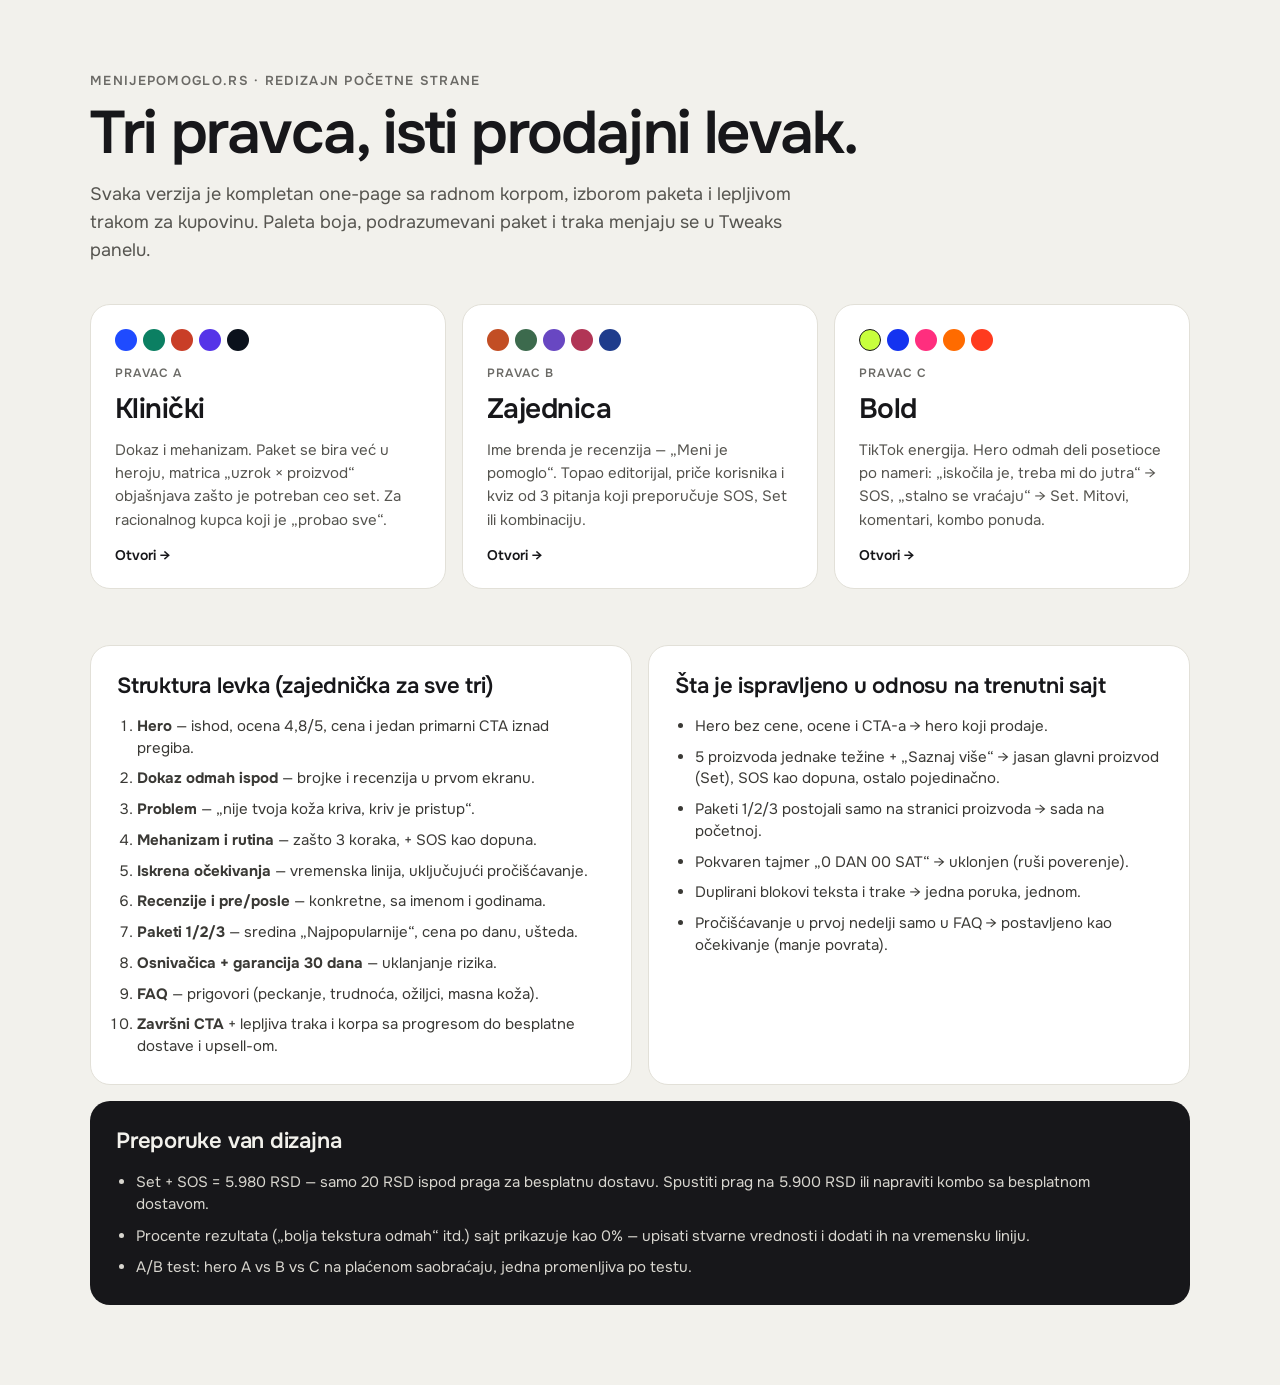
<file: index.html>
<!DOCTYPE html>
<html lang="sr-Latn">
<head>
<meta charset="utf-8">
<meta name="viewport" content="width=device-width, initial-scale=1">
<title>Meni je pomoglo · Redizajn početne strane — tri pravca</title>
<meta name="description" content="Tri predloga redizajna početne strane menijepomoglo.rs — Klinički, Zajednica i Bold. Isti prodajni levak, tri različita pristupa.">
<meta name="robots" content="noindex, nofollow">
<meta name="theme-color" content="#F2F1EC">
<meta property="og:type" content="website">
<meta property="og:locale" content="sr_RS">
<meta property="og:site_name" content="Meni je pomoglo — redizajn">
<meta property="og:title" content="Meni je pomoglo · Redizajn početne strane — tri pravca">
<meta property="og:description" content="Tri predloga redizajna početne strane menijepomoglo.rs — Klinički, Zajednica i Bold. Isti prodajni levak, tri različita pristupa.">
<link rel="icon" href="assets/favicon.svg" type="image/svg+xml">
<link rel="stylesheet" href="assets/fonts/fonts.css">
<script src="assets/vendor/react.production.min.js"></script>
<script src="assets/vendor/react-dom.production.min.js"></script>
<script src="assets/js/support.js"></script>
</head>
<body>
<x-dc>
<helmet>
<style>*{box-sizing:border-box}body{margin:0;background:#F2F1EC;color:#17171A;font-family:'Onest',system-ui,sans-serif;-webkit-font-smoothing:antialiased}a{color:inherit;text-decoration:none}a:hover{color:#1F4BFF}</style>
</helmet>
<div style="max-width:1180px;margin:0 auto;padding:clamp(32px,6vw,72px) clamp(18px,4vw,40px) 80px">
<div style="font-size:13px;font-weight:600;letter-spacing:.1em;text-transform:uppercase;color:#6B6A66">menijepomoglo.rs · redizajn početne strane</div>
<h1 style="margin:14px 0 0;font-size:clamp(34px,5vw,60px);line-height:1.03;letter-spacing:-.03em;font-weight:600;max-width:20ch;text-wrap:balance">Tri pravca, isti prodajni levak.</h1>
<p style="margin:16px 0 0;font-size:18px;line-height:1.55;color:#55544F;max-width:62ch">Svaka verzija je kompletan one-page sa radnom korpom, izborom paketa i lepljivom trakom za kupovinu. Paleta boja, podrazumevani paket i traka menjaju se u Tweaks panelu.</p>

<div style="margin-top:40px;display:grid;grid-template-columns:repeat(auto-fit,minmax(min(100%,320px),1fr));gap:16px">
<a href="klinicki.html" style="display:flex;flex-direction:column;gap:14px;background:#FFFFFF;border:1px solid #E2E0D8;border-radius:20px;padding:24px" style-hover="border-color:#1F4BFF">
<div style="display:flex;gap:6px"><span style="width:22px;height:22px;border-radius:50%;background:#1F4BFF"></span><span style="width:22px;height:22px;border-radius:50%;background:#0B7F62"></span><span style="width:22px;height:22px;border-radius:50%;background:#C93E27"></span><span style="width:22px;height:22px;border-radius:50%;background:#5534E8"></span><span style="width:22px;height:22px;border-radius:50%;background:#0B111C"></span></div>
<div style="font-size:12px;font-weight:600;letter-spacing:.1em;text-transform:uppercase;color:#6B6A66">Pravac A</div>
<div style="font-size:28px;font-weight:600;letter-spacing:-.02em;line-height:1.05">Klinički</div>
<p style="margin:0;font-size:15px;line-height:1.55;color:#55544F">Dokaz i mehanizam. Paket se bira već u heroju, matrica „uzrok × proizvod“ objašnjava zašto je potreban ceo set. Za racionalnog kupca koji je „probao sve“.</p>
<div style="margin-top:auto;font-size:14px;font-weight:600">Otvori →</div>
</a>
<a href="zajednica.html" style="display:flex;flex-direction:column;gap:14px;background:#FFFFFF;border:1px solid #E2E0D8;border-radius:20px;padding:24px" style-hover="border-color:#C24E24">
<div style="display:flex;gap:6px"><span style="width:22px;height:22px;border-radius:50%;background:#C24E24"></span><span style="width:22px;height:22px;border-radius:50%;background:#3C6A4D"></span><span style="width:22px;height:22px;border-radius:50%;background:#6847C2"></span><span style="width:22px;height:22px;border-radius:50%;background:#B13556"></span><span style="width:22px;height:22px;border-radius:50%;background:#1F3C8C"></span></div>
<div style="font-size:12px;font-weight:600;letter-spacing:.1em;text-transform:uppercase;color:#6B6A66">Pravac B</div>
<div style="font-size:28px;font-weight:600;letter-spacing:-.02em;line-height:1.05">Zajednica</div>
<p style="margin:0;font-size:15px;line-height:1.55;color:#55544F">Ime brenda je recenzija — „Meni je pomoglo“. Topao editorijal, priče korisnika i kviz od 3 pitanja koji preporučuje SOS, Set ili kombinaciju.</p>
<div style="margin-top:auto;font-size:14px;font-weight:600">Otvori →</div>
</a>
<a href="bold.html" style="display:flex;flex-direction:column;gap:14px;background:#FFFFFF;border:1px solid #E2E0D8;border-radius:20px;padding:24px" style-hover="border-color:#17171A">
<div style="display:flex;gap:6px"><span style="width:22px;height:22px;border-radius:50%;background:#C8FF3D;border:1px solid #17171A"></span><span style="width:22px;height:22px;border-radius:50%;background:#1433F0"></span><span style="width:22px;height:22px;border-radius:50%;background:#FF2E7E"></span><span style="width:22px;height:22px;border-radius:50%;background:#FF6B00"></span><span style="width:22px;height:22px;border-radius:50%;background:#FF3B1F"></span></div>
<div style="font-size:12px;font-weight:600;letter-spacing:.1em;text-transform:uppercase;color:#6B6A66">Pravac C</div>
<div style="font-size:28px;font-weight:600;letter-spacing:-.02em;line-height:1.05">Bold</div>
<p style="margin:0;font-size:15px;line-height:1.55;color:#55544F">TikTok energija. Hero odmah deli posetioce po nameri: „iskočila je, treba mi do jutra“ → SOS, „stalno se vraćaju“ → Set. Mitovi, komentari, kombo ponuda.</p>
<div style="margin-top:auto;font-size:14px;font-weight:600">Otvori →</div>
</a>
</div>

<div style="margin-top:56px;display:grid;grid-template-columns:repeat(auto-fit,minmax(min(100%,420px),1fr));gap:16px">
<div style="background:#FFFFFF;border:1px solid #E2E0D8;border-radius:20px;padding:26px">
<h2 style="margin:0;font-size:22px;font-weight:600;letter-spacing:-.01em">Struktura levka (zajednička za sve tri)</h2>
<ol style="margin:16px 0 0;padding-left:20px;display:grid;gap:9px;font-size:15px;line-height:1.45;color:#3A3935">
<li><b>Hero</b> — ishod, ocena 4,8/5, cena i jedan primarni CTA iznad pregiba.</li>
<li><b>Dokaz odmah ispod</b> — brojke i recenzija u prvom ekranu.</li>
<li><b>Problem</b> — „nije tvoja koža kriva, kriv je pristup“.</li>
<li><b>Mehanizam i rutina</b> — zašto 3 koraka, + SOS kao dopuna.</li>
<li><b>Iskrena očekivanja</b> — vremenska linija, uključujući pročišćavanje.</li>
<li><b>Recenzije i pre/posle</b> — konkretne, sa imenom i godinama.</li>
<li><b>Paketi 1/2/3</b> — sredina „Najpopularnije“, cena po danu, ušteda.</li>
<li><b>Osnivačica + garancija 30 dana</b> — uklanjanje rizika.</li>
<li><b>FAQ</b> — prigovori (peckanje, trudnoća, ožiljci, masna koža).</li>
<li><b>Završni CTA</b> + lepljiva traka i korpa sa progresom do besplatne dostave i upsell-om.</li>
</ol>
</div>
<div style="background:#FFFFFF;border:1px solid #E2E0D8;border-radius:20px;padding:26px">
<h2 style="margin:0;font-size:22px;font-weight:600;letter-spacing:-.01em">Šta je ispravljeno u odnosu na trenutni sajt</h2>
<ul style="margin:16px 0 0;padding-left:20px;display:grid;gap:9px;font-size:15px;line-height:1.45;color:#3A3935">
<li>Hero bez cene, ocene i CTA-a → hero koji prodaje.</li>
<li>5 proizvoda jednake težine + „Saznaj više“ → jasan glavni proizvod (Set), SOS kao dopuna, ostalo pojedinačno.</li>
<li>Paketi 1/2/3 postojali samo na stranici proizvoda → sada na početnoj.</li>
<li>Pokvaren tajmer „0 DAN 00 SAT“ → uklonjen (ruši poverenje).</li>
<li>Duplirani blokovi teksta i trake → jedna poruka, jednom.</li>
<li>Pročišćavanje u prvoj nedelji samo u FAQ → postavljeno kao očekivanje (manje povrata).</li>
</ul>
</div>
</div>

<div style="margin-top:16px;background:#17171A;color:#F2F1EC;border-radius:20px;padding:26px">
<h2 style="margin:0;font-size:22px;font-weight:600;letter-spacing:-.01em">Preporuke van dizajna</h2>
<ul style="margin:16px 0 0;padding-left:20px;display:grid;gap:9px;font-size:15px;line-height:1.5;color:#D8D6CF">
<li>Set + SOS = 5.980 RSD — samo 20 RSD ispod praga za besplatnu dostavu. Spustiti prag na 5.900 RSD ili napraviti kombo sa besplatnom dostavom.</li>
<li>Procente rezultata („bolja tekstura odmah“ itd.) sajt prikazuje kao 0% — upisati stvarne vrednosti i dodati ih na vremensku liniju.</li>
<li>A/B test: hero A vs B vs C na plaćenom saobraćaju, jedna promenljiva po testu.</li>
</ul>
</div>
</div>
</x-dc>
</body>
</html>
</file>
<file: assets/fonts/fonts.css>
/* Lokalno hostovani fontovi (izvor: Google Fonts).
   Licenca: SIL Open Font License 1.1 — OFL.txt u folderu svakog fonta.
   Pregledač preuzima samo fontove i unicode opsege koje stranica stvarno koristi. */

/* ===== Onest ===== */
/* cyrillic-ext */
@font-face {
  font-family: 'Onest';
  font-style: normal;
  font-weight: 400 700;
  font-display: swap;
  src: url('onest/onest-cyrillic-ext.woff2') format('woff2');
  unicode-range: U+0460-052F, U+1C80-1C8A, U+20B4, U+2DE0-2DFF, U+A640-A69F, U+FE2E-FE2F;
}
/* cyrillic */
@font-face {
  font-family: 'Onest';
  font-style: normal;
  font-weight: 400 700;
  font-display: swap;
  src: url('onest/onest-cyrillic.woff2') format('woff2');
  unicode-range: U+0301, U+0400-045F, U+0490-0491, U+04B0-04B1, U+2116;
}
/* math */
@font-face {
  font-family: 'Onest';
  font-style: normal;
  font-weight: 400 700;
  font-display: swap;
  src: url('onest/onest-math.woff2') format('woff2');
  unicode-range: U+0302-0303, U+0305, U+0307-0308, U+0310, U+0312, U+0315, U+031A, U+0326-0327, U+032C, U+032F-0330, U+0332-0333, U+0338, U+033A, U+0346, U+034D, U+0391-03A1, U+03A3-03A9, U+03B1-03C9, U+03D1, U+03D5-03D6, U+03F0-03F1, U+03F4-03F5, U+2016-2017, U+2034-2038, U+203C, U+2040, U+2043, U+2047, U+2050, U+2057, U+205F, U+2070-2071, U+2074-209F, U+20D0-20DC, U+20E1, U+20E5-20EF, U+2100-2112, U+2114-2115, U+2117-2121, U+2123-214F, U+2190, U+2192, U+2194-21AE, U+21B0-21E5, U+21F1-21F2, U+21F4-2211, U+2213-2214, U+2216-22FF, U+2308-230B, U+2310, U+2319, U+231C-2321, U+2336-237A, U+237C, U+2395, U+239B-23B7, U+23D0, U+23DC-23E1, U+2474-2475, U+25AF, U+25B3, U+25B7, U+25BD, U+25C1, U+25CA, U+25CC, U+25FB, U+266D-266F, U+27C0-27FF, U+2900-2AFF, U+2B0E-2B11, U+2B30-2B4C, U+2BFE, U+3030, U+FF5B, U+FF5D, U+1D400-1D7FF, U+1EE00-1EEFF;
}
/* symbols */
@font-face {
  font-family: 'Onest';
  font-style: normal;
  font-weight: 400 700;
  font-display: swap;
  src: url('onest/onest-symbols.woff2') format('woff2');
  unicode-range: U+0001-000C, U+000E-001F, U+007F-009F, U+20DD-20E0, U+20E2-20E4, U+2150-218F, U+2190, U+2192, U+2194-2199, U+21AF, U+21E6-21F0, U+21F3, U+2218-2219, U+2299, U+22C4-22C6, U+2300-243F, U+2440-244A, U+2460-24FF, U+25A0-27BF, U+2800-28FF, U+2921-2922, U+2981, U+29BF, U+29EB, U+2B00-2BFF, U+4DC0-4DFF, U+FFF9-FFFB, U+10140-1018E, U+10190-1019C, U+101A0, U+101D0-101FD, U+102E0-102FB, U+10E60-10E7E, U+1D2C0-1D2D3, U+1D2E0-1D37F, U+1F000-1F0FF, U+1F100-1F1AE, U+1F1E6-1F1FF, U+1F30D-1F30F, U+1F315, U+1F31C, U+1F31E, U+1F320-1F32C, U+1F336, U+1F378, U+1F37D, U+1F382, U+1F393-1F39F, U+1F3A7-1F3A8, U+1F3AC-1F3AF, U+1F3C2, U+1F3C4-1F3C6, U+1F3CA-1F3CE, U+1F3D4-1F3E0, U+1F3ED, U+1F3F1-1F3F3, U+1F3F5-1F3F7, U+1F408, U+1F415, U+1F41F, U+1F426, U+1F43F, U+1F441-1F442, U+1F444, U+1F446-1F449, U+1F44C-1F44E, U+1F453, U+1F46A, U+1F47D, U+1F4A3, U+1F4B0, U+1F4B3, U+1F4B9, U+1F4BB, U+1F4BF, U+1F4C8-1F4CB, U+1F4D6, U+1F4DA, U+1F4DF, U+1F4E3-1F4E6, U+1F4EA-1F4ED, U+1F4F7, U+1F4F9-1F4FB, U+1F4FD-1F4FE, U+1F503, U+1F507-1F50B, U+1F50D, U+1F512-1F513, U+1F53E-1F54A, U+1F54F-1F5FA, U+1F610, U+1F650-1F67F, U+1F687, U+1F68D, U+1F691, U+1F694, U+1F698, U+1F6AD, U+1F6B2, U+1F6B9-1F6BA, U+1F6BC, U+1F6C6-1F6CF, U+1F6D3-1F6D7, U+1F6E0-1F6EA, U+1F6F0-1F6F3, U+1F6F7-1F6FC, U+1F700-1F80B, U+1F810-1F847, U+1F850-1F859, U+1F860-1F887, U+1F890-1F8AD, U+1F8B0-1F8BB, U+1F8C0-1F8C1, U+1F8D0-1F8D8, U+1F900-1F90B, U+1F93B, U+1F946, U+1F984, U+1F996, U+1F9E9, U+1FA00-1FA6F, U+1FA70-1FA7C, U+1FA80-1FAC6, U+1FAC8, U+1FACC-1FADD, U+1FADF-1FAEB, U+1FAEF-1FAFA, U+1FB00-1FBFF;
}
/* vietnamese */
@font-face {
  font-family: 'Onest';
  font-style: normal;
  font-weight: 400 700;
  font-display: swap;
  src: url('onest/onest-vietnamese.woff2') format('woff2');
  unicode-range: U+0102-0103, U+0110-0111, U+0128-0129, U+0168-0169, U+01A0-01A1, U+01AF-01B0, U+0300-0301, U+0303-0304, U+0308-0309, U+0323, U+0329, U+1EA0-1EF9, U+20AB;
}
/* latin-ext */
@font-face {
  font-family: 'Onest';
  font-style: normal;
  font-weight: 400 700;
  font-display: swap;
  src: url('onest/onest-latin-ext.woff2') format('woff2');
  unicode-range: U+0100-02BA, U+02BD-02C5, U+02C7-02CC, U+02CE-02D7, U+02DD-02FF, U+0304, U+0308, U+0329, U+1D00-1DBF, U+1E00-1E9F, U+1EF2-1EFF, U+2020, U+20A0-20AB, U+20AD-20C4, U+2113, U+2C60-2C7F, U+A720-A7FF;
}
/* latin */
@font-face {
  font-family: 'Onest';
  font-style: normal;
  font-weight: 400 700;
  font-display: swap;
  src: url('onest/onest-latin.woff2') format('woff2');
  unicode-range: U+0000-00FF, U+0131, U+0152-0153, U+02BB-02BC, U+02C6, U+02DA, U+02DC, U+0304, U+0308, U+0329, U+2000-206F, U+20AC, U+2122, U+2191, U+2193, U+2212, U+2215, U+FEFF, U+FFFD;
}

/* ===== Instrument Serif ===== */
/* latin-ext */
@font-face {
  font-family: 'Instrument Serif';
  font-style: italic;
  font-weight: 400;
  font-display: swap;
  src: url('instrument-serif/instrument-serif-italic-latin-ext.woff2') format('woff2');
  unicode-range: U+0100-02BA, U+02BD-02C5, U+02C7-02CC, U+02CE-02D7, U+02DD-02FF, U+0304, U+0308, U+0329, U+1D00-1DBF, U+1E00-1E9F, U+1EF2-1EFF, U+2020, U+20A0-20AB, U+20AD-20C4, U+2113, U+2C60-2C7F, U+A720-A7FF;
}
/* latin */
@font-face {
  font-family: 'Instrument Serif';
  font-style: italic;
  font-weight: 400;
  font-display: swap;
  src: url('instrument-serif/instrument-serif-italic-latin.woff2') format('woff2');
  unicode-range: U+0000-00FF, U+0131, U+0152-0153, U+02BB-02BC, U+02C6, U+02DA, U+02DC, U+0304, U+0308, U+0329, U+2000-206F, U+20AC, U+2122, U+2191, U+2193, U+2212, U+2215, U+FEFF, U+FFFD;
}
/* latin-ext */
@font-face {
  font-family: 'Instrument Serif';
  font-style: normal;
  font-weight: 400;
  font-display: swap;
  src: url('instrument-serif/instrument-serif-latin-ext.woff2') format('woff2');
  unicode-range: U+0100-02BA, U+02BD-02C5, U+02C7-02CC, U+02CE-02D7, U+02DD-02FF, U+0304, U+0308, U+0329, U+1D00-1DBF, U+1E00-1E9F, U+1EF2-1EFF, U+2020, U+20A0-20AB, U+20AD-20C4, U+2113, U+2C60-2C7F, U+A720-A7FF;
}
/* latin */
@font-face {
  font-family: 'Instrument Serif';
  font-style: normal;
  font-weight: 400;
  font-display: swap;
  src: url('instrument-serif/instrument-serif-latin.woff2') format('woff2');
  unicode-range: U+0000-00FF, U+0131, U+0152-0153, U+02BB-02BC, U+02C6, U+02DA, U+02DC, U+0304, U+0308, U+0329, U+2000-206F, U+20AC, U+2122, U+2191, U+2193, U+2212, U+2215, U+FEFF, U+FFFD;
}

/* ===== Geist ===== */
/* cyrillic-ext */
@font-face {
  font-family: 'Geist';
  font-style: normal;
  font-weight: 300 800;
  font-display: swap;
  src: url('geist/geist-cyrillic-ext.woff2') format('woff2');
  unicode-range: U+0460-052F, U+1C80-1C8A, U+20B4, U+2DE0-2DFF, U+A640-A69F, U+FE2E-FE2F;
}
/* cyrillic */
@font-face {
  font-family: 'Geist';
  font-style: normal;
  font-weight: 300 800;
  font-display: swap;
  src: url('geist/geist-cyrillic.woff2') format('woff2');
  unicode-range: U+0301, U+0400-045F, U+0490-0491, U+04B0-04B1, U+2116;
}
/* vietnamese */
@font-face {
  font-family: 'Geist';
  font-style: normal;
  font-weight: 300 800;
  font-display: swap;
  src: url('geist/geist-vietnamese.woff2') format('woff2');
  unicode-range: U+0102-0103, U+0110-0111, U+0128-0129, U+0168-0169, U+01A0-01A1, U+01AF-01B0, U+0300-0301, U+0303-0304, U+0308-0309, U+0323, U+0329, U+1EA0-1EF9, U+20AB;
}
/* latin-ext */
@font-face {
  font-family: 'Geist';
  font-style: normal;
  font-weight: 300 800;
  font-display: swap;
  src: url('geist/geist-latin-ext.woff2') format('woff2');
  unicode-range: U+0100-02BA, U+02BD-02C5, U+02C7-02CC, U+02CE-02D7, U+02DD-02FF, U+0304, U+0308, U+0329, U+1D00-1DBF, U+1E00-1E9F, U+1EF2-1EFF, U+2020, U+20A0-20AB, U+20AD-20C4, U+2113, U+2C60-2C7F, U+A720-A7FF;
}
/* latin */
@font-face {
  font-family: 'Geist';
  font-style: normal;
  font-weight: 300 800;
  font-display: swap;
  src: url('geist/geist-latin.woff2') format('woff2');
  unicode-range: U+0000-00FF, U+0131, U+0152-0153, U+02BB-02BC, U+02C6, U+02DA, U+02DC, U+0304, U+0308, U+0329, U+2000-206F, U+20AC, U+2122, U+2191, U+2193, U+2212, U+2215, U+FEFF, U+FFFD;
}

/* ===== Geist Mono ===== */
/* cyrillic-ext */
@font-face {
  font-family: 'Geist Mono';
  font-style: normal;
  font-weight: 400 600;
  font-display: swap;
  src: url('geist-mono/geist-mono-cyrillic-ext.woff2') format('woff2');
  unicode-range: U+0460-052F, U+1C80-1C8A, U+20B4, U+2DE0-2DFF, U+A640-A69F, U+FE2E-FE2F;
}
/* cyrillic */
@font-face {
  font-family: 'Geist Mono';
  font-style: normal;
  font-weight: 400 600;
  font-display: swap;
  src: url('geist-mono/geist-mono-cyrillic.woff2') format('woff2');
  unicode-range: U+0301, U+0400-045F, U+0490-0491, U+04B0-04B1, U+2116;
}
/* symbols2 */
@font-face {
  font-family: 'Geist Mono';
  font-style: normal;
  font-weight: 400 600;
  font-display: swap;
  src: url('geist-mono/geist-mono-symbols2.woff2') format('woff2');
  unicode-range: U+2000-2001, U+2004-2008, U+200A, U+23B8-23BD, U+2500-259F;
}
/* vietnamese */
@font-face {
  font-family: 'Geist Mono';
  font-style: normal;
  font-weight: 400 600;
  font-display: swap;
  src: url('geist-mono/geist-mono-vietnamese.woff2') format('woff2');
  unicode-range: U+0102-0103, U+0110-0111, U+0128-0129, U+0168-0169, U+01A0-01A1, U+01AF-01B0, U+0300-0301, U+0303-0304, U+0308-0309, U+0323, U+0329, U+1EA0-1EF9, U+20AB;
}
/* latin-ext */
@font-face {
  font-family: 'Geist Mono';
  font-style: normal;
  font-weight: 400 600;
  font-display: swap;
  src: url('geist-mono/geist-mono-latin-ext.woff2') format('woff2');
  unicode-range: U+0100-02BA, U+02BD-02C5, U+02C7-02CC, U+02CE-02D7, U+02DD-02FF, U+0304, U+0308, U+0329, U+1D00-1DBF, U+1E00-1E9F, U+1EF2-1EFF, U+2020, U+20A0-20AB, U+20AD-20C4, U+2113, U+2C60-2C7F, U+A720-A7FF;
}
/* latin */
@font-face {
  font-family: 'Geist Mono';
  font-style: normal;
  font-weight: 400 600;
  font-display: swap;
  src: url('geist-mono/geist-mono-latin.woff2') format('woff2');
  unicode-range: U+0000-00FF, U+0131, U+0152-0153, U+02BB-02BC, U+02C6, U+02DA, U+02DC, U+0304, U+0308, U+0329, U+2000-206F, U+20AC, U+2122, U+2191, U+2193, U+2212, U+2215, U+FEFF, U+FFFD;
}

/* ===== Archivo ===== */
/* vietnamese */
@font-face {
  font-family: 'Archivo';
  font-style: normal;
  font-weight: 100 900;
  font-stretch: 62% 125%;
  font-display: swap;
  src: url('archivo/archivo-vietnamese.woff2') format('woff2');
  unicode-range: U+0102-0103, U+0110-0111, U+0128-0129, U+0168-0169, U+01A0-01A1, U+01AF-01B0, U+0300-0301, U+0303-0304, U+0308-0309, U+0323, U+0329, U+1EA0-1EF9, U+20AB;
}
/* latin-ext */
@font-face {
  font-family: 'Archivo';
  font-style: normal;
  font-weight: 100 900;
  font-stretch: 62% 125%;
  font-display: swap;
  src: url('archivo/archivo-latin-ext.woff2') format('woff2');
  unicode-range: U+0100-02BA, U+02BD-02C5, U+02C7-02CC, U+02CE-02D7, U+02DD-02FF, U+0304, U+0308, U+0329, U+1D00-1DBF, U+1E00-1E9F, U+1EF2-1EFF, U+2020, U+20A0-20AB, U+20AD-20C4, U+2113, U+2C60-2C7F, U+A720-A7FF;
}
/* latin */
@font-face {
  font-family: 'Archivo';
  font-style: normal;
  font-weight: 100 900;
  font-stretch: 62% 125%;
  font-display: swap;
  src: url('archivo/archivo-latin.woff2') format('woff2');
  unicode-range: U+0000-00FF, U+0131, U+0152-0153, U+02BB-02BC, U+02C6, U+02DA, U+02DC, U+0304, U+0308, U+0329, U+2000-206F, U+20AC, U+2122, U+2191, U+2193, U+2212, U+2215, U+FEFF, U+FFFD;
}
</file>
